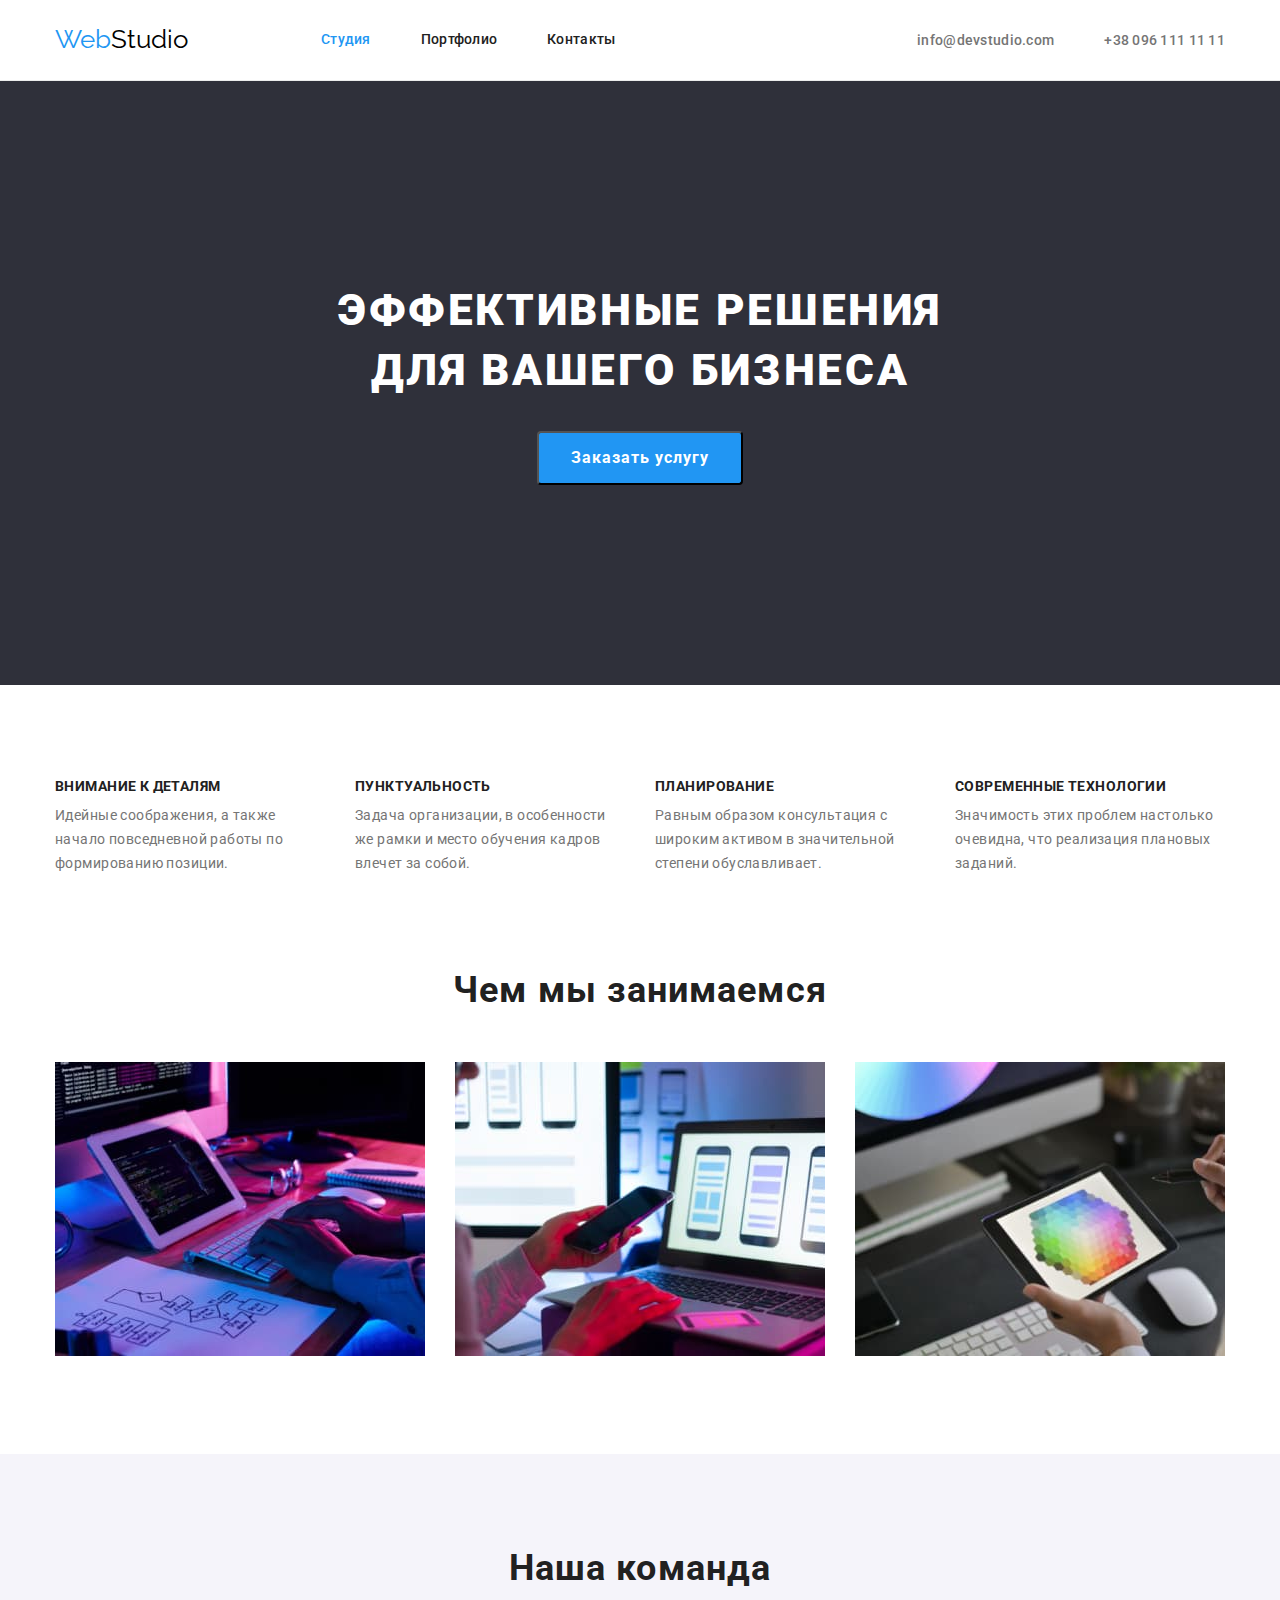
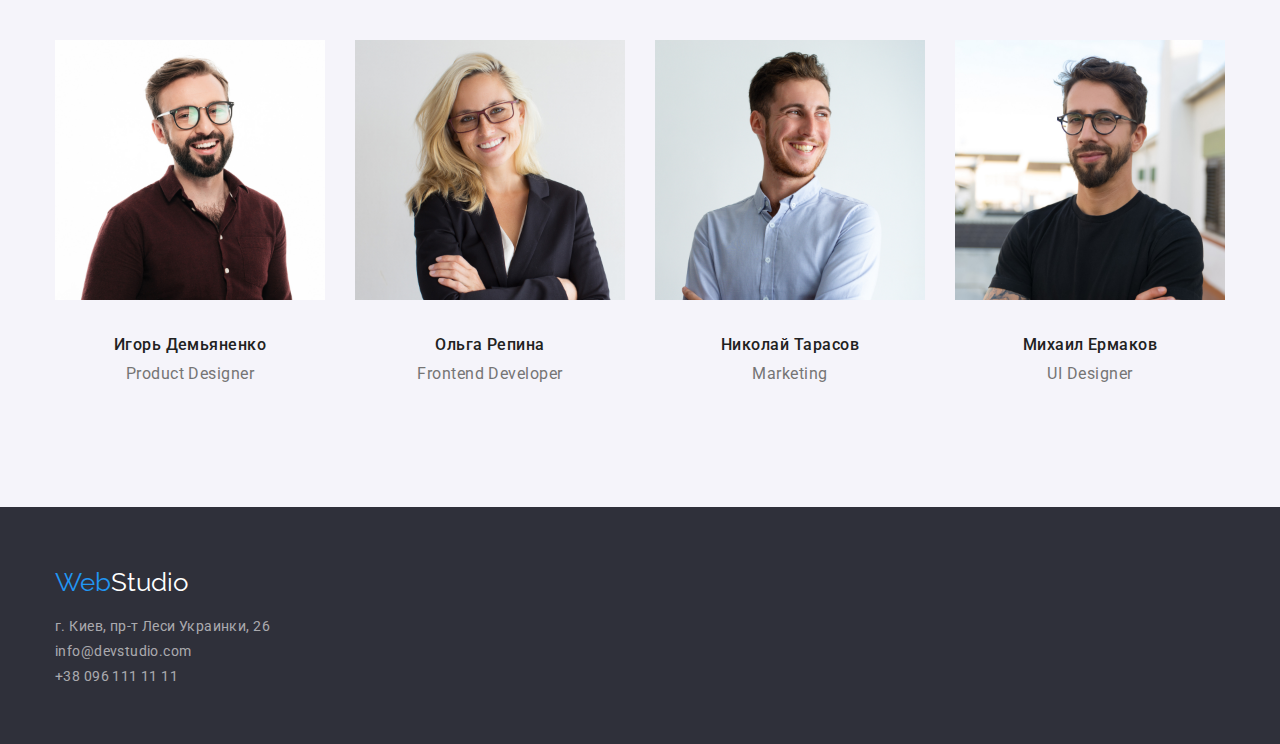
<file: index.html>
<!DOCTYPE html>
<html lang="ru">
<head>
    <meta charset="UTF-8">
    <meta http-equiv="X-UA-Compatible" content="IE=edge">
    <meta name="viewport" content="width=device-width, initial-scale=1.0">
    <title>Студия</title>
    <link href="https://fonts.googleapis.com/css2?family=Raleway:wght@700&family=Roboto:wght@400;500;700;900&display=swap"
        rel="stylesheet">
        <link rel="stylesheet"
         href="https://cdnjs.cloudflare.com/ajax/libs/modern-normalize/1.1.0/modern-normalize.min.css">
    <link rel="stylesheet" href="./css/styles.css">
</head>
<body>

    <!-- Шапка сайта -->
    <header>
        <div class="container">
        <nav>
            <a href="./index.html" lang="en" class="logo"><span class="start-logo">Web</span>Studio</a>
    
            <ul class="site-nav list">
                <li class="item"><a href="./index.html" class="link  link-active">Студия</a></li>
                <li class="item"><a href="./portfolio.html" class="link">Портфолио</a></li>
                <li class="item"><a href="" class="link">Контакты</a></li>
            </ul>

        </nav>

        <ul class="auth-nav list">
            <li class="contacts"><a href="mailto:info@devstudio.com" class="link">info@devstudio.com</a></li>
            <li class="contacts"><a href="tel:+380961111111" class="link">+38 096 111 11 11</a></li>
        </ul>
        </div>
    </header>
    <main>

    <!-- Герой -->
    <section class="section hero">
        <div class="container">

        <h1 class="hero-title">Эффективные решения для вашего бизнеса</h1>
        <div class="hero-button">
        <button type="button" class="button"><span class="hero-button-text">Заказать услугу</span></button>
        </div>
        </div>
    </section>

    <!-- Скилы -->

    <section class="section-skills">
        <div class="container skills">
        <h2 class="visibility-hidden">Section skils</h2>
        <ul class="list-skills">
            <li class="flex-element">
                <h3>Внимание к деталям</h3>
                <p>Идейные соображения, а также начало повседневной работы по формированию позиции.</p>
            </li>
            <li class="flex-element">
                <h3>Пунктуальность</h3>
                <p>Задача организации, в особенности же рамки и место обучения кадров влечет за собой.</p>
            </li>
            <li class="flex-element">
                <h3>Планирование</h3>
                <p>Равным образом консультация с широким активом в значительной степени обуславливает.</p>
            </li>
            <li class="flex-element">
                <h3>Современные технологии</h3>
                <p>Значимость этих проблем настолько очевидна, что реализация плановых заданий.</p>
            </li>
        </ul>
        </div>
    </section>

    <!-- Чем мы занимаемся -->

    <section class="section-images">
        <div class="container">

        <h2 class="section-title">Чем мы занимаемся</h2>

        <ul class="images">
            <li class="img"><img src="./images/box_1.jpg" alt="создание скелета сайта" width=370></li>
            <li class="img"><img src="./images/img.jpg" alt="создание стиля" width=370></li>
            <li class="img"><img src="./images/img_1.jpg" alt="дизайн" width=370></li>
        </ul>
        </div>
    </section>

    <!-- Команда -->

    <section class="section-command">
        <div class="container">
        <h2 class="section-command-title">Наша команда</h2>
        <ul>
            <li class="command">
                
                    <div class="card-thumb">
                        <img src="./images/ihor_demyanenko.jpg" alt="Игорь Демьяненко" width=270>
                        </div>
                        <div class="card-thumb-content">
                <h3 class="team">Игорь Демьяненко</h3>
                <p lang="en">Product Designer</p>
                </div>
                
            </li>

            <li class="command">
                
                    <div class="card-thumb">
                        <img src="./images/olga_repina.jpg" alt="Ольга Репина" width=270>
                    </div>
                    <div class="card-thumb-content">
                <h3 class="team">Ольга Репина</h3>
                <p lang="en">Frontend Developer</p>
                </div>
                
            </li>

            <li class="command">
                
                    <div class="card-thumb">
                        <img src="./images/nikolay_tarasov.jpg" alt="Николай Тарасов" width=270>
                    </div>
                    <div class="card-thumb-content">
                <h3 class="team">Николай Тарасов</h3>
                <p lang="en">Marketing</p>
                </div>
                
            </li>

            <li class="command">
                
                    <div class="card-thumb">
                        <img src="./images/mikhail_ermakov.jpg" alt="Михаил Ермаков" width=270>
                    </div>
                    <div class="card-thumb-content">
                <h3 class="team">Михаил Ермаков</h3>
                <p lang="en">UI Designer</p>
                </div>
                
            </li>
        </ul>
        </div>
    </section>
    </main>

    <!-- Подвал -->

    <footer>
        <div class="container">
        <a href="./index.html" lang="en" class="logo footer-logo"><span class="start-logo">Web</span>Studio</a>

        <address class="address">
            
             <p>г. Киев, пр-т Леси Украинки, 26</p>
            <a href="mailto:info@devstudio.com" class="mail">info@devstudio.com</a>
            <a href="tel:+380961111111" class="tel">+38 096 111 11 11</a>
        </address>
        </div>
    </footer>
</body>
</html>
</file>
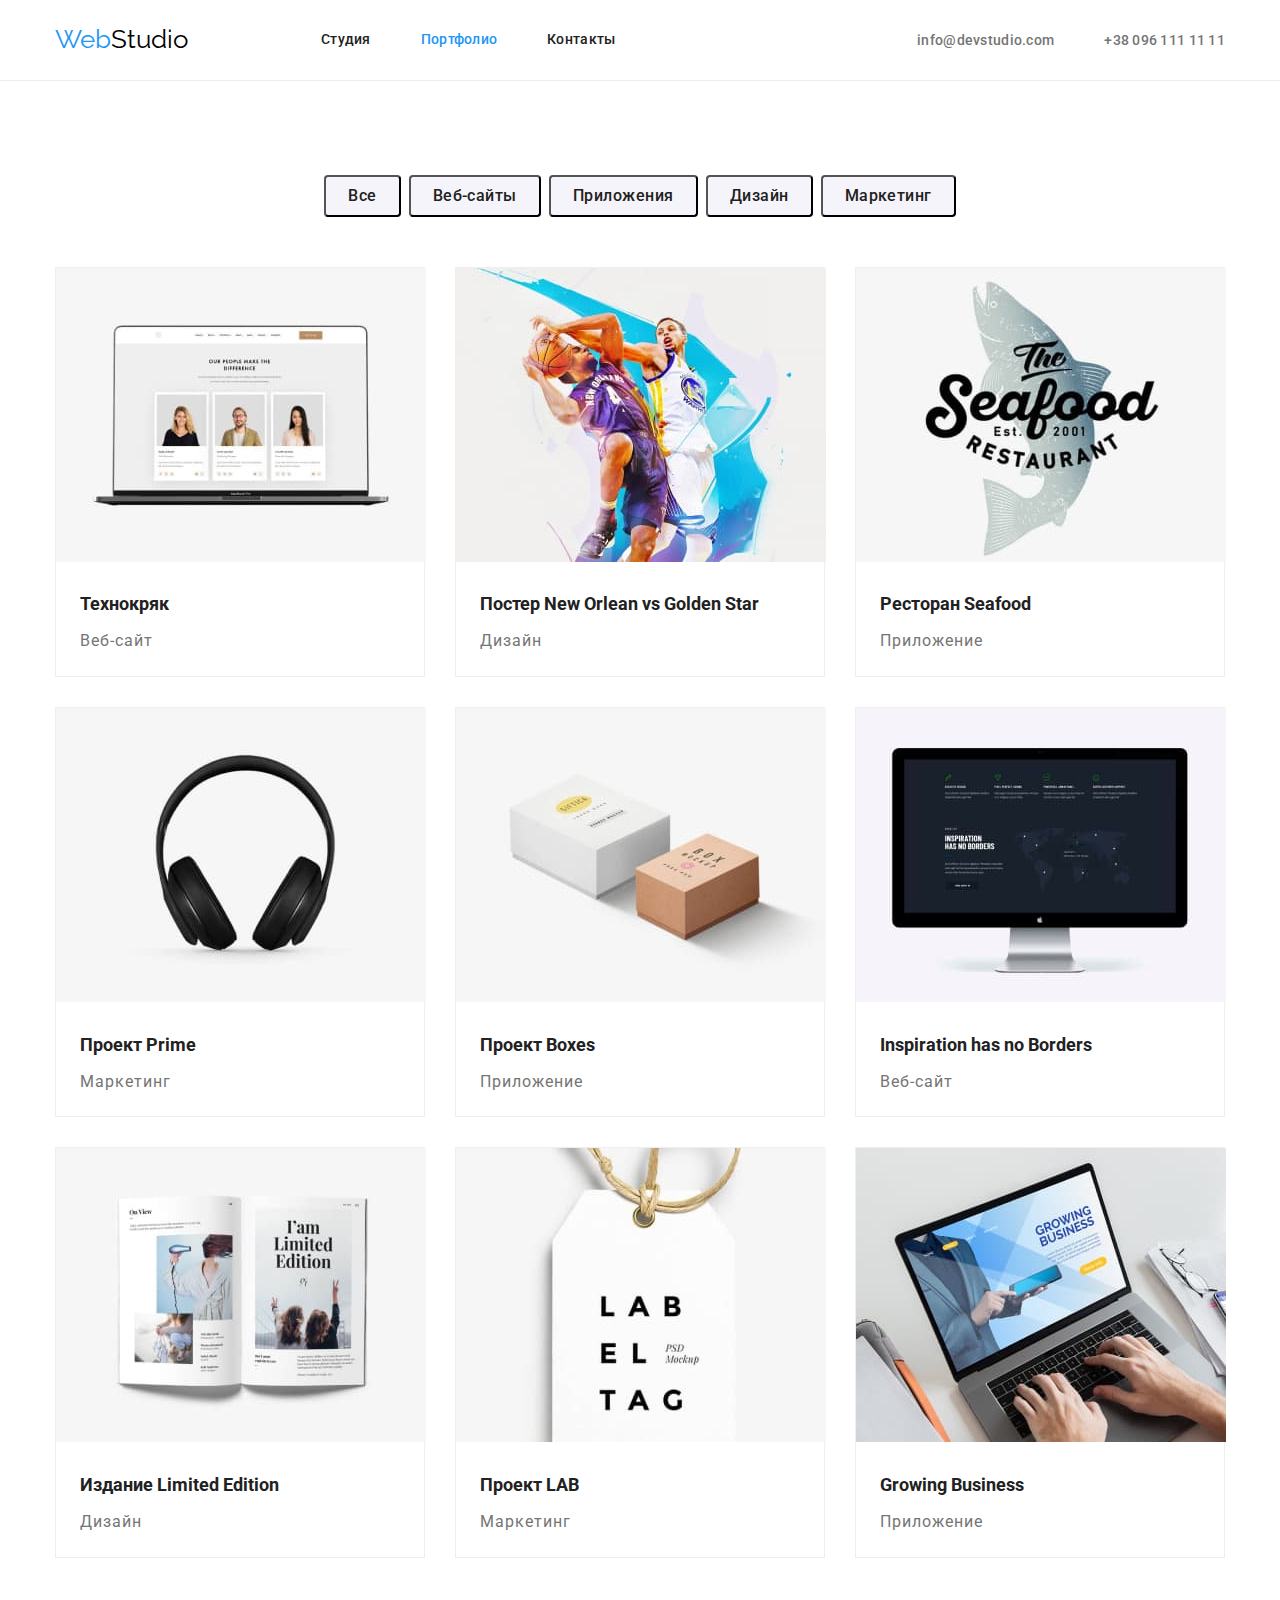
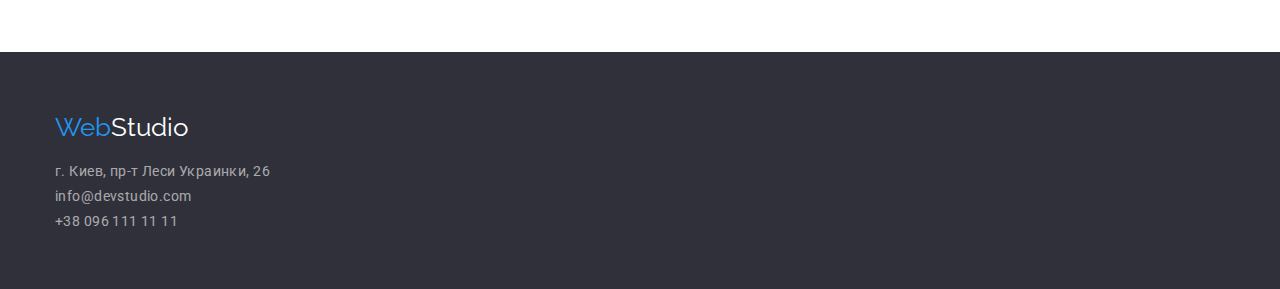
<file: portfolio.html>
<!DOCTYPE html>
<html lang="ru">

<head>
    <meta charset="UTF-8">
    <meta http-equiv="X-UA-Compatible" content="IE=edge">
    <meta name="viewport" content="width=device-width, initial-scale=1.0">
    <title>Студия</title>
    <link href="https://fonts.googleapis.com/css2?family=Raleway:wght@700&family=Roboto:wght@400;500;700;900&display=swap"
        rel="stylesheet">
        <link rel="stylesheet"
         href="https://cdnjs.cloudflare.com/ajax/libs/modern-normalize/1.1.0/modern-normalize.min.css">
    <link rel="stylesheet" href="./css/styles.css">
</head>

<body>

    <!-- Шапка сайта -->
<header>
    <div class="container">
        <nav>
            <a href="./index.html" lang="en" class="logo"><span class="start-logo">Web</span>Studio</a>

            <ul class="site-nav list">
                <li class="item"><a href="./index.html" class="link">Студия</a></li>
                <li class="item"><a href="./portfolio.html" class="link link-active">Портфолио</a></li>
                <li class="item"><a href="" class="link">Контакты</a></li>
            </ul>

        </nav>

        <ul class="auth-nav list">
            <li class="contacts"><a href="mailto:info@devstudio.com" class="link">info@devstudio.com</a></li>
            <li class="contacts"><a href="tel:+380961111111" class="link">+38 096 111 11 11</a></li>
        </ul>
    </div>
</header>

    <main class="portfolio">

        <h1 class="visibility-hidden">Portfolio</h1>

        <section class="section-button">
        <div class="container">
        <ul class="list-buttons">
            <li><button type="button">Все</button></li>
            <li><button type="button">Веб-сайты</button></li>
            <li><button type="button">Приложения</button></li>
            <li><button type="button">Дизайн</button></li>
            <li><button type="button">Маркетинг</button></li>
        </ul>
        
        <h2 class="visibility-hidden">Наши работы</h2>
        <ul class="cards">

            <li>
                <article class="card">
                <img src="./images/portfolio_img_1.jpg" alt="Технокряк" width=370>
                <div class="card-comtent">
                <h3>Технокряк</h3>
                <p>Веб-сайт</p>
            </div>
                </article>
            </li>
            <li>
                <article class="card"></article>
                <img src="./images/portfolio_img_2.jpg" alt="Постер New Orlean vs Golden Star" width=370>
                <div class="card-comtent">
                    <h3>Постер New Orlean vs Golden Star</h3>
                    <p>Дизайн</p>
                </div>
                </article>
            </li>
            <li>
                <article class="card">
                <img src="./images/portfolio_img_3.jpg" alt="Ресторан Seafood" width=370>
                <div class="card-comtent">
                    <h3>Ресторан Seafood</h3>
                    <p>Приложение</p>
                </div>
                </article>
            </li>
            <li>
                <article class="card">
                <img src="./images/portfolio_img_4.jpg" alt="Проект Prime" width=370>
                <div class="card-comtent">
                    <h3>Проект Prime</h3>
                    <p>Маркетинг</p>
                </div>
                </article>
            </li>
            <li>
                <article class="card">
                <img src="./images/portfolio_img_5.jpg" alt="Проект Boxes" width=370>
                <div class="card-comtent">
                    <h3>Проект Boxes</h3>
                    <p>Приложение</p>
                </div>
                </article>
            </li>
            <li>
                <article class="card">
                <img src="./images/portfolio_img_6.jpg" alt="Inspiration has no Borders" width=370>
                <div class="card-comtent">
                    <h3>Inspiration has no Borders</h3>
                    <p>Веб-сайт</p>
                </div>
                </article>
            </li>
            <li>
                <article class="card">
                <img src="./images/portfolio_img_7.jpg" alt="Издание Limited Edition" width=370>
                <div class="card-comtent">
                    <h3>Издание Limited Edition</h3>
                    <p>Дизайн</p>
                </div>
                </article>
            </li>
            <li>
                <article class="card">
                <img src="./images/portfolio_img_8.jpg" alt="Проект LAB" width=370>
                <div class="card-comtent">
                    <h3>Проект LAB</h3>
                    <p>Маркетинг</p>
                </div>
                </article>
            </li>
            <li>
                <article class="card">
                <img src="./images/portfolio_img_9.jpg" alt="Growing Business">
                <div class="card-comtent">
                    <h3>Growing Business</h3>
                    <p>Приложение</p>
                </div>
                </article>
            </li>
        </ul>
        </div>
        </section>

    </main>

    <footer>
        <div class="container">
            <a href="./index.html" lang="en" class="logo footer-logo"><span class="start-logo">Web</span>Studio</a>
    
            <address class="address">
    
                <p>г. Киев, пр-т Леси Украинки, 26</p>
                <a href="mailto:info@devstudio.com" class="mail">info@devstudio.com</a>
                <a href="tel:+380961111111" class="tel">+38 096 111 11 11</a>
            </address>
        </div>
    </footer>
    </body>
    
    </html>
</file>
<file: css/styles.css>
:root {
  --primary-text-color: #212121;
  --title-text-color: #2196f3;
  --accent-color: #2196f3;
  --primary-white-color: #ffffff;
  --primary-black-color: #757575;
}

body {
  background-color: var(--primary-white-color);
  color: var(--primary-text-color);
  font-family: Roboto, sans-serif;
}

h1,
h2,
h3,
ul,
p {
  margin-top: 0px;
  margin-bottom: 0px;
}

ul {
  list-style: none;
}

h1,
h2 {
  text-align: center;
}

.visibility-hidden {
  visibility: hidden;
  position: absolute;
  clip: rect(0 0 0 0);
  width: 1px;
  height: 1px;
  margin: -1px;
}

.container {
  width: 1200px;
  margin-left: auto;
  margin-right: auto;
  padding-left: 15px;
  padding-right: 15px;
}
/* Шапка */
header {
  border-bottom: 1px solid #ececec;
}

header > .container {
  display: flex;
  align-items: center;
}

nav {
  display: flex;
  align-items: center;
}

/* лого */
.logo {
  color: #000000;
  font-family: Raleway;
  font-size: 26px;
  line-height: 1.2;
  text-decoration: none;
  margin-right: 93px;
}

.start-logo {
  color: var(--title-text-color);
}

.footer-nav > a {
  color: var(--primary-white-color);
}

.site-nav {
  display: flex;
}

/* навигация */
.site-nav .link {
  color: var(--primary-text-color);
  text-decoration: none;
  font-weight: 500;
  font-size: 14px;
  line-height: 1.14;
  letter-spacing: 0.02em;
  padding-top: 32px;
  padding-bottom: 32px;
  display: block;
}

.site-nav .item + .item {
  margin-left: 50px;
}

.site-nav .link:hover,
.site-nav .link:focus {
  color: var(--accent-color);
}

.site-nav .link-active {
  color: var(--accent-color);
}

.auth-nav {
  display: flex;
  margin-left: auto;
}

/* контакты */
.auth-nav .link {
  color: var(--primary-black-color);
  text-decoration: none;
  font-weight: 500;
  font-size: 14px;
  line-height: 1.14;
  letter-spacing: 0.02em;
}

.auth-nav .contacts + .contacts {
  margin-left: 50px;
}

.auth-nav .link:hover,
.auth-nav .link:focus {
  color: var(--accent-color);
}

/*  герои */
.hero {
  text-align: center;
  background-color: #2f303a;
  padding-top: 200px;
  padding-bottom: 200px;
}

.hero-title {
  color: var(--primary-white-color);
  font-weight: 900;
  font-size: 44px;
  line-height: 1.36;
  text-transform: uppercase;
  margin-bottom: 30px;
  margin-left: auto;
  margin-right: auto;
  width: 696px;
  letter-spacing: 0.06em;
}

.button {
  background-color: var(--title-text-color);
  color: var(--primary-white-color);
  cursor: pointer;
  font-weight: 700;
  font-size: 16px;
  line-height: 1.87;
  display: inline-block;
  align-items: center;
  text-align: center;
  letter-spacing: 0.06em;
  font-family: Roboto;
  border-radius: 4px;
  padding: 10px 32px 10px 32px;
}

/* заголовки h2 */
.section-title {
  font-size: 36px;
  line-height: 1.16;
  text-align: center;
  letter-spacing: 0.03em;
}

/* секция скилов */

.section-skills {
  padding-bottom: 94px;
  padding-top: 94px;
}

.list-skills {
  display: flex;
  padding-left: 0;
}

.list-skills > li {
  width: calc((100% - 90px) / 4);
  margin-right: 30px;
}

.flex-element:nth-child(4n) {
  margin-right: 0;
}

.flex-element h3 {
  margin-bottom: 10px;
}

.list-skills h3 {
  font-weight: 700;
  font-size: 14px;
  line-height: 1.14;
  letter-spacing: 0.03em;
  text-transform: uppercase;
  margin-bottom: 10px;
}

.list-skills p {
  color: var(--primary-black-color);
  font-size: 14px;
  line-height: 1.71;
  letter-spacing: 0.03em;
}

/* секция Чем мы занимаемся */

.section-images {
  padding-bottom: 94px;
}

.section-title {
  margin-bottom: 50px;
}

.images {
  display: flex;
  padding-left: 0;
}

.images .img {
  width: calc((100% - 60px) / 3);
  margin-right: 30px;
  display: block;
  max-width: 100%;
}

.img:nth-child(3n) {
  margin-right: 0;
}

/* секция наша команда */

.section-command {
  background-color: #f5f4fa;
  margin-bottom: 0;
  padding-top: 94px;
  padding-bottom: 94px;
}

.section-command ul {
  display: flex;
  padding-left: 0;
}

.section-command-title {
  margin-bottom: 50px;
  font-weight: 700;
  font-size: 36px;
  line-height: 1.16;
  text-align: center;
  letter-spacing: 0.03em;
}

.command {
  width: calc((100% - 90px) / 4);
  margin-right: 30px;
  display: block;
}

.command:nth-child(4n) {
  margin-right: 0;
}
.section-command h3 {
  font-weight: 500;
  font-size: 16px;
  line-height: 1.19;
  text-align: center;
  letter-spacing: 0.03em;
  margin-bottom: 10px;
}

.section-command p {
  color: var(--primary-black-color);
  font-size: 16px;
  line-height: 1.19;
  text-align: center;
  letter-spacing: 0.03em;
}

.card-thumb-content {
  padding-top: 30px;
  padding-bottom: 30px;
}

/* подвал */
footer {
  background-color: #2f303a;
  padding-top: 60px;
  padding-bottom: 60px;
}

.footer-logo {
  margin-bottom: 20px;
  display: inline-block;
  color: var(--primary-white-color);
}
.address > p,
.address > a {
  color: rgba(255, 255, 255, 0.6);
  text-decoration: none;
  font-size: 14px;
  line-height: 1, 71;
  letter-spacing: 0.03em;
  font-style: normal;
  display: block;
}

.address > p {
  margin-bottom: 9px;
}

.mail {
  margin-bottom: 9px;
}

.address > a:hover,
.address > a:focus {
  color: var(--accent-color);
}

/* портфолио */

.portfolio {
  padding-top: 94px;
  padding-bottom: 94px;
}

.list-buttons {
  display: flex;
  justify-content: center;
  padding-left: 0;
  margin-bottom: 50px;
}

.portfolio button {
  background-color: #f5f4fa;
  color: var(--primary-text-color);
  font-weight: 500;
  font-size: 16px;
  line-height: 1.62;
  text-align: center;
  letter-spacing: 0.03em;
  cursor: pointer;
  font-family: Roboto;
  border-radius: 4px;
  padding: 6px 22px;
}

.list-buttons > li {
  margin-right: 8px;
}

.list-buttons > li:nth-child(5n) {
  margin-right: 0;
}

.portfolio button:hover,
.portfolio button:focus {
  background-color: var(--accent-color);
  color: var(--primary-white-color);
}

.cards {
  display: flex;
  flex-wrap: wrap;
  padding-left: 0;
}

.card-comtent {
  padding: 20px 24px;
}

.cards > li {
  margin-right: 30px;
  margin-bottom: 30px;
  width: calc((100% - 60px) / 3);
  border: 1px solid #eeeeee;
}

.cards > li:nth-child(3n) {
  margin-right: 0;
}

.cards > li:nth-last-child(-n + 3) {
  margin-bottom: 0;
}

.portfolio h3 {
  color: var(--primary-text-color);
  font-weight: 700;
  font-size: 18px;
  line-height: 2;
  margin-bottom: 4px;
}

.portfolio p {
  color: var(--primary-black-color);
  font-size: 16px;
  line-height: 1.87;
  letter-spacing: 0.06em;
}
</file>
